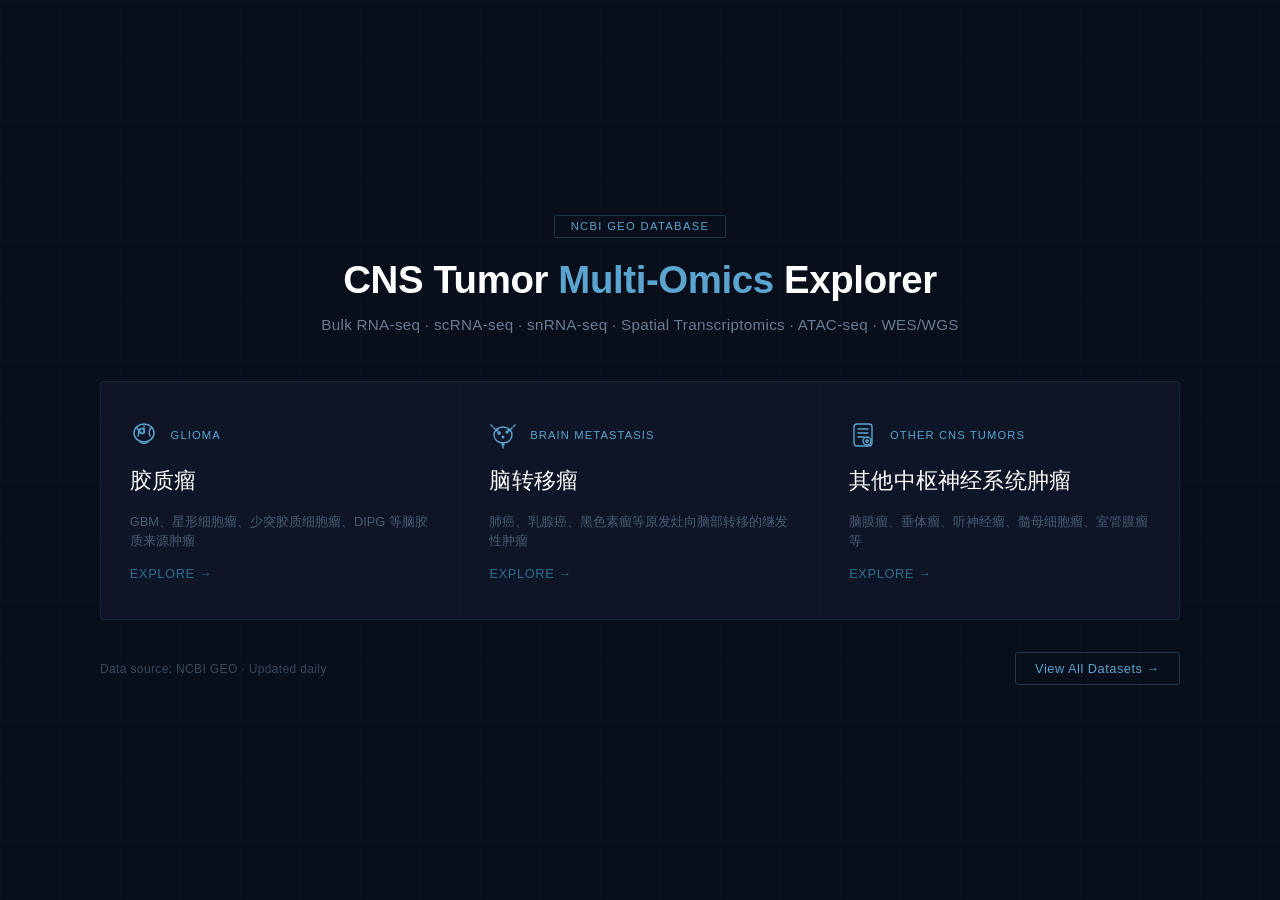
<file: index.html>
<!doctype html>
<html lang="zh-CN">
  <head>
    <meta charset="UTF-8" />
    <link rel="icon" type="image/svg+xml" href="./vite.svg" />
    <meta name="viewport" content="width=device-width, initial-scale=1.0" />
    <title>CNS Tumor Multi-Omics Explorer</title>
    <style>
      * { margin: 0; padding: 0; box-sizing: border-box; }

      body {
        font-family: "Inter", -apple-system, BlinkMacSystemFont, "Segoe UI", Roboto, sans-serif;
        background: #080E1A;
        min-height: 100vh;
        display: flex;
        flex-direction: column;
        align-items: center;
        justify-content: center;
        padding: 2.5rem 1.5rem;
        color: #C8D6E5;
      }

      /* subtle grid background */
      body::before {
        content: '';
        position: fixed;
        inset: 0;
        background-image:
          linear-gradient(rgba(46,111,142,0.04) 1px, transparent 1px),
          linear-gradient(90deg, rgba(46,111,142,0.04) 1px, transparent 1px);
        background-size: 60px 60px;
        pointer-events: none;
        z-index: 0;
      }

      .wrapper { position: relative; z-index: 1; width: 100%; max-width: 1080px; }

      .header {
        text-align: center;
        margin-bottom: 3rem;
      }

      .header .badge {
        display: inline-block;
        font-size: 0.7rem;
        font-weight: 500;
        letter-spacing: 0.12em;
        text-transform: uppercase;
        color: #5BA4CF;
        border: 1px solid rgba(91,164,207,0.25);
        padding: 0.3rem 1rem;
        border-radius: 2px;
        margin-bottom: 1.2rem;
      }

      .header h1 {
        color: #FFFFFF;
        font-size: 2.4rem;
        font-weight: 600;
        letter-spacing: -0.01em;
        line-height: 1.2;
        margin-bottom: 0.8rem;
      }

      .header h1 span {
        color: #5BA4CF;
      }

      .header p {
        color: #6B7C93;
        font-size: 0.95rem;
        font-weight: 400;
        letter-spacing: 0.02em;
      }

      .cards {
        display: grid;
        grid-template-columns: repeat(3, 1fr);
        gap: 1px;
        background: rgba(46,111,142,0.15);
        border: 1px solid rgba(46,111,142,0.15);
        border-radius: 4px;
        overflow: hidden;
      }

      .card {
        background: #0D1526;
        padding: 2.4rem 1.8rem;
        text-decoration: none;
        color: inherit;
        transition: background 0.3s;
        display: flex;
        flex-direction: column;
        gap: 1rem;
      }

      .card:hover {
        background: #111D35;
      }

      .card .icon-row {
        display: flex;
        align-items: center;
        gap: 0.8rem;
      }

      .card svg {
        width: 28px;
        height: 28px;
        flex-shrink: 0;
      }

      .card .title-en {
        font-size: 0.7rem;
        color: #5BA4CF;
        font-weight: 500;
        letter-spacing: 0.1em;
        text-transform: uppercase;
      }

      .card .title-zh {
        font-size: 1.4rem;
        font-weight: 500;
        color: #FFFFFF;
        letter-spacing: 0.01em;
      }

      .card .desc {
        font-size: 0.8rem;
        color: #4A5C73;
        line-height: 1.5;
      }

      .card .arrow {
        margin-top: auto;
        color: #2E6F8E;
        font-size: 0.8rem;
        letter-spacing: 0.05em;
        transition: color 0.2s;
      }

      .card:hover .arrow { color: #5BA4CF; }

      .bottom-bar {
        margin-top: 2rem;
        display: flex;
        justify-content: space-between;
        align-items: center;
      }

      .bottom-bar .meta {
        font-size: 0.75rem;
        color: #3A4A5E;
        letter-spacing: 0.03em;
      }

      .bottom-bar a {
        color: #5BA4CF;
        font-size: 0.8rem;
        text-decoration: none;
        font-weight: 500;
        letter-spacing: 0.04em;
        padding: 0.5rem 1.2rem;
        border: 1px solid rgba(91,164,207,0.3);
        border-radius: 3px;
        transition: background 0.2s, border-color 0.2s;
      }

      .bottom-bar a:hover {
        background: rgba(91,164,207,0.08);
        border-color: #5BA4CF;
      }

      @media (max-width: 700px) {
        .cards { grid-template-columns: 1fr; }
        .header h1 { font-size: 1.6rem; }
      }
    </style>
  </head>
  <body>
    <div class="wrapper">
      <div class="header">
        <div class="badge">NCBI GEO Database</div>
        <h1>CNS Tumor <span>Multi-Omics</span> Explorer</h1>
        <p>Bulk RNA-seq &middot; scRNA-seq &middot; snRNA-seq &middot; Spatial Transcriptomics &middot; ATAC-seq &middot; WES/WGS</p>
      </div>

      <div class="cards">
        <!-- Glioma: brain cross-section with infiltrating tumor -->
        <a class="card" href="explorer.html?type=Glioma">
          <div class="icon-row">
            <svg viewBox="0 0 28 28" fill="none" stroke="#5BA4CF" stroke-width="1.4" stroke-linecap="round" stroke-linejoin="round">
              <ellipse cx="14" cy="12" rx="10" ry="9"/>
              <path d="M14 3 C14 3 13 8 14 12 C15 8 14 3 14 3" opacity="0.5"/>
              <path d="M7 7 Q10 10 8 15"/>
              <path d="M21 7 Q18 10 20 15"/>
              <circle cx="12" cy="10" r="2.5" fill="rgba(91,164,207,0.15)" stroke="#5BA4CF"/>
              <path d="M10 21 Q14 24 18 21" stroke-width="1.2"/>
            </svg>
            <span class="title-en">Glioma</span>
          </div>
          <div class="title-zh">胶质瘤</div>
          <div class="desc">GBM、星形细胞瘤、少突胶质细胞瘤、DIPG 等脑胶质来源肿瘤</div>
          <div class="arrow">EXPLORE &#8594;</div>
        </a>

        <!-- Brain Metastasis: arrows converging on brain -->
        <a class="card" href="explorer.html?type=Brain%20Metastasis">
          <div class="icon-row">
            <svg viewBox="0 0 28 28" fill="none" stroke="#5BA4CF" stroke-width="1.4" stroke-linecap="round" stroke-linejoin="round">
              <ellipse cx="14" cy="14" rx="9" ry="8"/>
              <path d="M2 4 L7 9" stroke-dasharray="2 2"/>
              <path d="M26 4 L21 9" stroke-dasharray="2 2"/>
              <path d="M14 27 L14 22" stroke-dasharray="2 2"/>
              <polygon points="7,9 9,8 8,10" fill="#5BA4CF"/>
              <polygon points="21,9 19,8 20,10" fill="#5BA4CF"/>
              <polygon points="14,22 13,24 15,24" fill="#5BA4CF"/>
              <circle cx="10" cy="12" r="1.2" fill="rgba(91,164,207,0.3)"/>
              <circle cx="18" cy="11" r="1" fill="rgba(91,164,207,0.3)"/>
              <circle cx="14" cy="16" r="0.8" fill="rgba(91,164,207,0.3)"/>
            </svg>
            <span class="title-en">Brain Metastasis</span>
          </div>
          <div class="title-zh">脑转移瘤</div>
          <div class="desc">肺癌、乳腺癌、黑色素瘤等原发灶向脑部转移的继发性肿瘤</div>
          <div class="arrow">EXPLORE &#8594;</div>
        </a>

        <!-- Other CNS Tumors: layered neural structure -->
        <a class="card" href="explorer.html?type=Other">
          <div class="icon-row">
            <svg viewBox="0 0 28 28" fill="none" stroke="#5BA4CF" stroke-width="1.4" stroke-linecap="round" stroke-linejoin="round">
              <rect x="5" y="3" width="18" height="22" rx="3"/>
              <line x1="9" y1="8" x2="19" y2="8"/>
              <line x1="9" y1="12" x2="19" y2="12"/>
              <line x1="9" y1="16" x2="15" y2="16"/>
              <circle cx="18" cy="20" r="4" fill="rgba(91,164,207,0.1)" stroke="#5BA4CF"/>
              <path d="M16.5 20 L19.5 20 M18 18.5 L18 21.5"/>
            </svg>
            <span class="title-en">Other CNS Tumors</span>
          </div>
          <div class="title-zh">其他中枢神经系统肿瘤</div>
          <div class="desc">脑膜瘤、垂体瘤、听神经瘤、髓母细胞瘤、室管膜瘤等</div>
          <div class="arrow">EXPLORE &#8594;</div>
        </a>
      </div>

      <div class="bottom-bar">
        <span class="meta">Data source: NCBI GEO &middot; Updated daily</span>
        <a href="explorer.html">View All Datasets &#8594;</a>
      </div>
    </div>
  </body>
</html>
</file>
